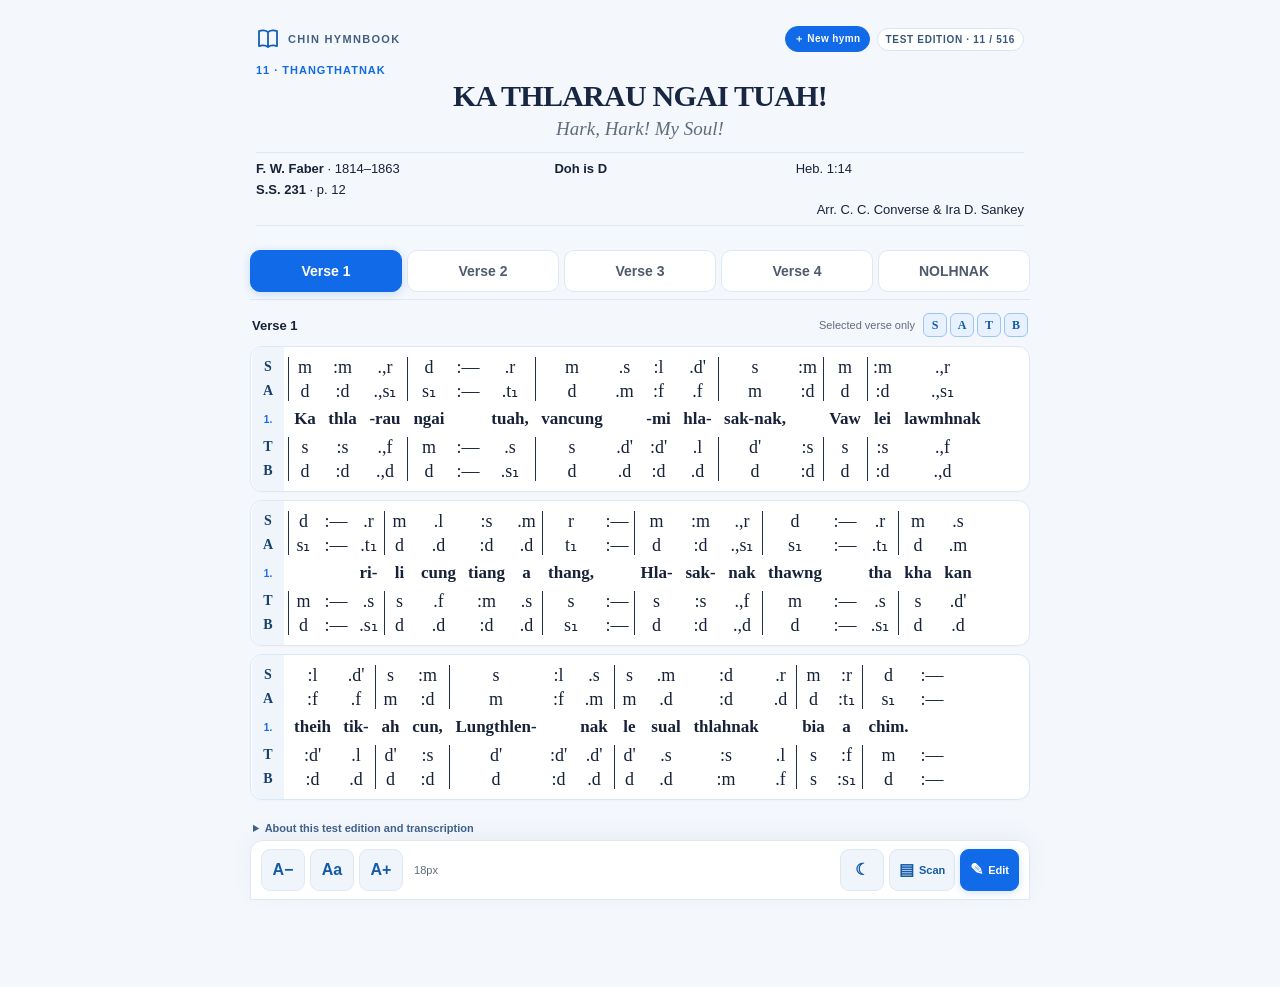
<file: index.html>
<!doctype html>
<html lang="en">
<head>
  <meta charset="utf-8">
  <meta name="viewport" content="width=device-width,initial-scale=1,viewport-fit=cover">
  <meta name="theme-color" content="#f4f7fc">
  <meta name="description" content="Mobile tonic sol-fa reading prototype of Chin Hymnbook #11. Separate verses, four-part notation, and Nolhnak chorus.">
  <title>11. KA THLARAU NGAI TUAH! — Chin Hymnbook</title>
  <link rel="stylesheet" href="styles.css">
</head>
<body>
<main class="app">
  <header class="masthead">
    <div class="brand-row">
      <div class="brand"><svg viewBox="0 0 24 24" fill="none" stroke="currentColor" stroke-width="1.8" aria-hidden="true"><path d="M12 5c-2.5-1.8-6-1.9-9-.9v15c3-.9 6.5-1 9 1 2.5-2 6-1.9 9-1v-15c-3-1-6.5-.9-9 .9Zm0 0v15" stroke-linejoin="round"/></svg>CHIN HYMNBOOK</div>
      <div class="header-actions"><button id="openImporter" class="new-hymn-button" type="button">＋ New hymn</button><span class="draft-tag">TEST EDITION · 11 / 516</span></div>
    </div>
    <div id="hymnNumber" class="hymn-number">11 · Thangthatnak</div>
    <h1 id="hymnTitle">KA THLARAU NGAI TUAH!</h1>
    <p id="englishTitle" class="subtitle">Hark, Hark! My Soul!</p>
    <div class="metadata" aria-label="Hymn information">
      <div id="wordsMeta" class="meta"></div>
      <div id="keyMeta" class="meta"></div>
      <div id="scriptureMeta" class="meta"></div>
      <div id="sourceMeta" class="meta"></div>
      <div id="arrangersMeta" class="meta wide"></div>
    </div>
  </header>

  <nav class="tabs-wrap" aria-label="Choose verse or chorus">
    <div class="tabs" role="tablist" aria-label="Hymn section">
      <button class="tab" type="button" role="tab" aria-controls="reader" aria-selected="true" data-section="1">Verse 1</button>
      <button class="tab" type="button" role="tab" aria-controls="reader" aria-selected="false" data-section="2">Verse 2</button>
      <button class="tab" type="button" role="tab" aria-controls="reader" aria-selected="false" data-section="3">Verse 3</button>
      <button class="tab" type="button" role="tab" aria-controls="reader" aria-selected="false" data-section="4">Verse 4</button>
      <button id="chorusTab" class="tab" type="button" role="tab" aria-controls="reader" aria-selected="false" data-section="chorus">Nolhnak</button>
    </div>
  </nav>

  <section id="reader" class="reader" role="tabpanel" aria-label="Selected hymn section">
    <div class="score-head"><span class="section-name" id="sectionName">Verse 1</span><div class="score-options"><span class="section-caption" id="sectionCaption">Selected verse only</span><div class="voice-filter" role="group" aria-label="Show or hide sol-fa voices"><button type="button" data-voice="S" aria-pressed="true">S</button><button type="button" data-voice="A" aria-pressed="true">A</button><button type="button" data-voice="T" aria-pressed="true">T</button><button type="button" data-voice="B" aria-pressed="true">B</button></div></div></div>
    <p id="notice" class="notice" hidden>Verse 4 was printed separately below the music. Its lyrics are preserved, but their note-by-note placement is <strong>provisional</strong> and needs musical proofreading.</p>
    <div id="score" class="score" aria-label="Tonic sol-fa score"><div class="music-line">Loading notation…</div></div>
  </section>
  <details class="helper"><summary>About this test edition and transcription</summary>
    <p>This functional prototype uses the text and notes from the previously reconstructed SVG of the supplied hymnbook scan—not notes invented by image mockups. Each tab shows only that section. On narrow screens, measures reflow vertically; all four voices remain visible with the lyrics between A and T.</p>
    <p>The original re-typesetting was manual and has not received musical proofreading. Please compare the notation and Chin lyrics against the source scan before publishing or using it for a performance. Verse 4 is especially provisional in its lyric alignment.</p>
  </details>
  <div class="footer-tools" role="group" aria-label="Reading tools">
    <div class="control-group">
      <button id="decreaseFont" class="control" type="button" aria-label="Decrease notation size">A−</button>
      <button id="resetFont" class="control" type="button" aria-label="Reset notation size">Aa</button>
      <button id="increaseFont" class="control" type="button" aria-label="Increase notation size">A+</button>
      <span class="font-caption" id="fontCaption" aria-live="polite">18px</span>
    </div>
    <div class="control-group">
      <button id="themeToggle" class="control" type="button" aria-label="Switch to dark mode"><span id="themeIcon">☾</span></button>
      <button id="openScan" class="control" type="button" aria-label="View original scanned page"><span aria-hidden="true">▤</span><span class="control-text">Scan</span></button>
      <button id="openEditor" class="control primary-control" type="button" aria-label="Edit hymn content"><span aria-hidden="true">✎</span><span class="control-text">Edit</span></button>
    </div>
  </div>
</main>
<dialog id="scanDialog" class="dialog" aria-label="Original hymnbook scan">
  <div class="dialog-head"><h2>Original scan · Hymn 11</h2><button id="closeScan" class="close" type="button" aria-label="Close original scan">✕</button></div>
  <div class="dialog-body"><img id="scanImage" src="original-hymn-11.jpg" alt="Original scanned page 12 showing hymn 11 with tonic sol-fa and verses"></div>
</dialog>
<dialog id="editorDialog" class="dialog editor-dialog" aria-label="Edit hymn content">
  <form id="editorForm" method="dialog">
    <div class="dialog-head"><div><h2>Edit hymn content</h2><p class="dialog-hint">Changes are stored on this device until you export the project JSON.</p></div><button id="closeEditor" class="close" type="button" aria-label="Close editor">✕</button></div>
    <div id="editorBody" class="editor-body"></div>
    <div class="editor-actions"><button id="addEvent" class="editor-secondary" type="button">Add event</button><button id="resetEdits" class="editor-secondary" type="button">Reset saved edits</button><span></span><button id="exportEdits" class="editor-secondary" type="button">Export JSON</button><button class="editor-save" type="submit">Save changes</button></div>
  </form>
</dialog>
<dialog id="importDialog" class="dialog import-dialog" aria-label="Create a new hymn draft">
  <form id="importForm">
    <div class="dialog-head"><div><h2>New hymn from scan</h2><p class="dialog-hint">Creates a proofread-required draft. Review every note and lyric against the scan.</p></div><button id="closeImporter" class="close" type="button" aria-label="Close new hymn importer">✕</button></div>
    <div class="import-body">
      <label class="upload-drop"><span>Original scanned page</span><input id="importScan" name="scan" type="file" accept="image/jpeg,image/png,image/webp" required><small id="scanFileStatus">Choose a high-resolution JPG, PNG, or WebP.</small></label>
      <div class="editor-fields import-fields">
        <label class="editor-field">Hymn number<input name="number" type="number" min="1" required placeholder="12"></label>
        <label class="editor-field">Category<input name="category" required placeholder="Thangthatnak"></label>
        <label class="editor-field">Chin title<input name="title" required placeholder="Title as printed"></label>
        <label class="editor-field">English title<input name="englishTitle" placeholder="Optional translation"></label>
        <label class="editor-field">Book page<input name="page" type="number" min="1" placeholder="13"></label>
        <label class="editor-field">Source / tune<input name="source" placeholder="Optional"></label>
      </div>
      <p class="import-warning"><strong>What this creates:</strong> a structured draft with blank aligned events for verses and chorus, plus review flags. It does not infer or certify any notation from the scan.</p>
    </div>
    <div class="editor-actions"><span></span><button id="downloadScan" class="editor-secondary" type="button" disabled>Download scan copy</button><button class="editor-save" type="submit">Create draft</button></div>
  </form>
</dialog>
<script src="hymn11-data.js"></script>
<script src="app.js"></script>
</body>
</html>
</file>
<file: styles.css>
:root {
  color-scheme: light;
  --page: #f4f7fc;
  --paper: #ffffff;
  --ink: #172239;
  --subtle: #5f6c7e;
  --line: #dfe8f2;
  --soft: #eff5fb;
  --blue: #116ae7;
  --blue-soft: #e7f1ff;
  --note-size: 18px;
  --lyric-size: 17px;
  --voice-height: 24px;
  --lyric-height: 32px;
  font-family: -apple-system, BlinkMacSystemFont, "Segoe UI", Inter, Arial, sans-serif;
}
*{box-sizing:border-box}
html{scroll-behavior:smooth}
body{margin:0;min-width:0;background:var(--page);color:var(--ink)}
button{font:inherit;cursor:pointer}
button:focus-visible,summary:focus-visible{outline:3px solid #66aaf9;outline-offset:3px}
.app{max-width:820px;min-height:100vh;margin:auto;padding:0 11px 90px}
.masthead{background:transparent;padding:19px 6px 16px}
.brand-row{display:flex;align-items:center;justify-content:space-between;gap:9px;margin-bottom:12px}
.header-actions{display:flex;align-items:center;justify-content:flex-end;gap:7px}.new-hymn-button{border:1px solid var(--blue);border-radius:100px;background:var(--blue);color:#fff;padding:5px 8px;font-size:10px;letter-spacing:.04em;font-weight:800;white-space:nowrap}
.brand{display:flex;align-items:center;gap:8px;color:#436083;font-size:11px;font-weight:800;letter-spacing:.12em}
.brand svg{width:24px;height:24px;color:#145cbb}
.draft-tag{font-size:10px;letter-spacing:.07em;color:#35577e;border:1px solid #dae6f3;border-radius:100px;background:#fff;padding:5px 8px;font-weight:800}
.hymn-number{font-size:11px;font-weight:800;text-transform:uppercase;letter-spacing:.09em;color:var(--blue);margin-bottom:4px}
h1{font-family:Georgia,"Times New Roman",serif;font-size:clamp(21px,5.3vw,30px);line-height:1.08;letter-spacing:-.025em;margin:0;text-align:center;color:#172743}h1[data-title-length="long"]{font-size:clamp(19px,4.7vw,26px)}h1[data-title-length="very-long"]{font-size:clamp(18px,4.1vw,23px)}
.subtitle{font-family:Georgia,"Times New Roman",serif;font-size:clamp(15px,4vw,19px);font-style:italic;text-align:center;margin:6px 0 12px;color:var(--subtle)}
.metadata{border-top:1px solid var(--line);border-bottom:1px solid var(--line);padding:7px 0 6px;display:grid;grid-template-columns:1.25fr 1fr 1fr;gap:3px 13px}
.meta{font-size:12px;line-height:1.35;min-width:0}.meta strong{font-weight:800;color:var(--ink)}.meta.wide{grid-column:1/-1;text-align:right}
.meta-group{display:flex;gap:10px;flex-wrap:wrap}
.tabs-wrap{position:sticky;top:0;z-index:5;padding:8px 0 7px;background:var(--page);border-bottom:1px solid var(--line)}
.tabs{display:grid;grid-template-columns:repeat(5,minmax(0,1fr));gap:5px;max-width:810px}
.tab{border:1px solid var(--line);background:var(--paper);color:#4f5a6b;border-radius:10px;padding:11px 2px;font-size:12px;font-weight:750;min-width:0;white-space:nowrap;min-height:42px}
.tab[aria-selected="true"]{background:var(--blue);color:white;border-color:var(--blue);box-shadow:0 2px 8px #1b6de833}
.reader{padding:10px 0 0;scroll-margin-top:65px}
.score-head{display:flex;align-items:center;justify-content:space-between;gap:6px;margin:3px 2px 9px}.score-options{display:flex;align-items:center;justify-content:flex-end;gap:8px}
.section-name{font-size:13px;font-weight:800;color:var(--ink)}
.section-caption{color:var(--subtle);font-size:11px;text-align:right}
.voice-filter{display:flex;gap:3px}.voice-filter button{width:24px;height:24px;border:1px solid var(--line);border-radius:6px;background:var(--paper);color:var(--subtle);font:700 12px Georgia,serif}.voice-filter button[aria-pressed="true"]{background:var(--blue-soft);border-color:#9ec5f5;color:#135aa9}
.notice{font-size:11px;line-height:1.5;color:#6a552c;background:#fff8e7;border:1px solid #f2dfaa;padding:8px 10px;border-radius:10px;margin:0 0 10px}
.score{display:flex;flex-direction:column;gap:8px}
.music-line{background:var(--paper);border:1px solid var(--line);border-radius:12px;display:flex;align-items:stretch;min-width:0;padding:8px 5px 8px 0;box-shadow:0 1px 2px rgba(27,54,96,.02);overflow:hidden}
.voice-labels{display:grid;grid-template-rows:var(--score-rows);flex:0 0 27px;background:var(--soft);border-radius:11px 0 0 11px;margin:-8px 4px -8px 0;padding:8px 0;align-items:center;justify-items:center;color:#17416d;font:700 12px Georgia,serif}
.voice-labels .verse-mark{font-size:10px;color:var(--blue);font-family:Arial,sans-serif;align-self:center}
.event-group{display:flex;gap:0;flex:1;min-width:0;align-items:stretch}
.event{position:relative;min-width:0;flex-shrink:0;display:grid;grid-template-rows:var(--score-rows);align-items:center;text-align:center;font-family:Georgia,"Times New Roman",serif;font-variant-numeric:tabular-nums;color:var(--ink)}
.note{font-size:var(--note-size);white-space:nowrap;line-height:1.12;min-width:0}
.lyric{font-size:var(--lyric-size);font-weight:700;line-height:1.1;white-space:nowrap;min-width:0}
.event.bar-before::before,.event.bar-before::after{content:"";position:absolute;left:0;border-left:1.6px solid #22314a;pointer-events:none}
.event.bar-before::before{top:2px;height:calc(var(--voice-height) * 2 - 4px)}
.event.bar-before::after{top:calc(var(--voice-height) * 2 + var(--lyric-height) + 2px);height:calc(var(--voice-height) * 2 - 4px)}
.event.bar-double::before,.event.bar-double::after{display:none}
.voice-divider{position:absolute;left:0;border-left:1.6px solid #22314a;pointer-events:none}.voice-divider-s{top:2px;height:calc(var(--voice-height) - 4px)}.voice-divider-a{top:calc(var(--voice-height) + 2px);height:calc(var(--voice-height) - 4px)}.voice-divider-t{top:calc(var(--voice-height) * 2 + var(--lyric-height) + 2px);height:calc(var(--voice-height) - 4px)}.voice-divider-b{top:calc(var(--voice-height) * 3 + var(--lyric-height) + 2px);height:calc(var(--voice-height) - 4px)}
.music-line.filtered .event.bar-before::before,.music-line.filtered .event.bar-before::after{display:none}
.music-line.filtered .voice-divider{display:none}
.note.blank,.lyric.blank{opacity:0}
.music-line.last-of-original{border-color:#d6e7fa}
.footer-tools{position:sticky;z-index:6;bottom:0;padding:8px 10px calc(8px + env(safe-area-inset-bottom));background:color-mix(in srgb,var(--paper) 96%,transparent);backdrop-filter:blur(8px);border:1px solid var(--line);border-radius:13px 13px 0 0;display:flex;align-items:center;justify-content:space-between;gap:8px;margin-top:25px;box-shadow:0 -6px 22px #142b4b0b}
.control-group{display:flex;align-items:center;gap:5px}
.control{border:1px solid var(--line);border-radius:9px;background:var(--soft);color:#135aa9;min-width:44px;min-height:42px;padding:5px 9px;font-weight:800;font-size:16px;display:inline-flex;align-items:center;justify-content:center;gap:5px}
.primary-control{background:var(--blue);border-color:var(--blue);color:#fff;box-shadow:0 2px 8px #1b6de833}
.control:active{transform:scale(.97)}
.control-text{font-size:11px;font-weight:750}
.font-caption{color:var(--subtle);font-size:11px;min-width:36px;text-align:center}
.helper{margin:15px 3px 0;color:var(--subtle);font-size:11px;line-height:1.5}
.helper summary{cursor:pointer;color:#40628e;font-weight:800;padding:5px 0}
.helper p{margin:5px 0 8px}
.dialog{border:none;border-radius:14px;background:var(--paper);padding:0;max-width:min(95vw,750px);width:95vw;max-height:90vh;color:var(--ink);box-shadow:0 16px 70px #101a3270}
.dialog::backdrop{background:#0c1733bb}
.dialog-head{position:sticky;top:0;display:flex;justify-content:space-between;align-items:center;gap:10px;padding:10px 14px;background:var(--paper);border-bottom:1px solid var(--line)}
.dialog-head h2{font-size:15px;margin:0}
.dialog-body{padding:10px;max-height:75vh;overflow:auto;text-align:center}
.dialog-body img{max-width:100%;height:auto;display:block;margin:auto}
.dialog .close{background:var(--soft);border:1px solid var(--line);min-width:42px;min-height:42px;border-radius:9px;font-size:18px;color:var(--ink)}
.dialog-hint{font-size:11px;line-height:1.35;color:var(--subtle);margin:3px 0 0}
.editor-dialog{max-width:min(96vw,1500px);width:96vw}
.import-dialog{max-width:min(94vw,640px)}.import-body{padding:16px}.upload-drop{display:grid;gap:7px;border:1px dashed #8cb6e8;border-radius:10px;background:var(--soft);padding:14px;color:var(--ink);font-size:13px;font-weight:800;margin-bottom:14px}.upload-drop input{font:inherit;color:var(--subtle);font-size:12px;font-weight:500}.upload-drop small{font-size:11px;line-height:1.4;color:var(--subtle);font-weight:500}.import-fields{grid-template-columns:repeat(2,minmax(0,1fr))}.import-warning{font-size:11px;line-height:1.45;color:#6a552c;background:#fff8e7;border:1px solid #f2dfaa;border-radius:9px;padding:9px 10px;margin:15px 0 0}
.editor-body{padding:14px;max-height:68vh;overflow:auto}
.editor-section{margin:20px 0}.editor-section h3{font-size:14px;margin:0 0 9px}.editor-section p{font-size:11px;line-height:1.4;color:var(--subtle);margin:0 0 9px}
.editor-details{margin:0 0 18px}.editor-details summary{cursor:pointer;font-size:14px;font-weight:800;color:#40628e;margin-bottom:10px}.editor-details[open] summary{margin-bottom:10px}
.editor-fields{display:grid;grid-template-columns:repeat(2,minmax(0,1fr));gap:9px}.editor-field{display:grid;gap:4px;font-size:11px;font-weight:750;color:var(--subtle)}
.editor-field input,.event-editor input{font:inherit;color:var(--ink);background:var(--paper);border:1px solid var(--line);border-radius:7px;padding:7px;min-width:0}
.event-editor{display:grid;grid-template-columns:36px repeat(5,minmax(64px,1fr)) 100px;gap:5px;align-items:center;margin:0 0 5px}.event-editor label{font:700 11px Georgia,serif;color:var(--subtle);text-align:center}.event-editor .event-number{font:700 11px Arial,sans-serif;text-align:right;color:var(--subtle)}.event-structure{display:flex;align-items:center;justify-content:center;gap:3px}.event-structure select{width:48px;border:1px solid var(--line);border-radius:5px;background:var(--paper);color:var(--ink);font-size:9px;padding:4px 1px}.event-structure button{width:20px;height:24px;padding:0;border:1px solid var(--line);border-radius:5px;background:var(--paper);color:#135aa9;font-weight:800}
.editor-columns{display:grid;grid-template-columns:36px repeat(5,minmax(64px,1fr)) 100px;gap:5px;margin:0 0 5px}.editor-columns span{font-size:10px;font-weight:800;color:var(--subtle);text-align:center}.editor-actions{position:sticky;bottom:0;display:grid;grid-template-columns:auto auto 1fr auto auto;gap:7px;align-items:center;padding:10px 14px;background:var(--paper);border-top:1px solid var(--line)}
.editor-reference{display:grid;grid-template-columns:minmax(0,1fr) minmax(0,1fr);gap:16px;align-items:start;margin:0}.editor-reference figure,.editor-reference section{margin:0;border:1px solid var(--line);border-radius:10px;background:var(--soft);overflow:hidden}.editor-reference figcaption,.editor-reference h3{margin:0;padding:9px 11px;border-bottom:1px solid var(--line);font-size:12px;font-weight:800;color:var(--ink)}.scan-zoom{float:right;display:flex;align-items:center;gap:5px}.scan-zoom button{width:23px;height:23px;padding:0;border:1px solid var(--line);border-radius:5px;background:var(--paper);color:#135aa9;font-weight:800}.scan-zoom span{min-width:35px;text-align:center;font-size:10px;color:var(--subtle)}.editor-scan-viewport{height:500px;overflow:auto;background:#fff}.editor-scan-viewport img{display:block;max-width:none;height:auto;min-width:100%;object-fit:initial;object-position:top left}.editor-edit-panel{height:536px;display:flex;flex-direction:column}.editor-edit-panel p{font-size:11px;line-height:1.4;color:var(--subtle);margin:8px 11px}.editor-table{overflow:auto;padding:0 10px 10px}.editor-table .event-editor,.editor-table .editor-columns{min-width:620px}
.editor-secondary,.editor-save{border-radius:8px;padding:9px 11px;font-size:12px;font-weight:800}.editor-secondary{background:var(--soft);color:#135aa9;border:1px solid var(--line)}.editor-save{background:var(--blue);color:#fff;border:1px solid var(--blue)}
@media(max-width:700px){.editor-fields,.import-fields{grid-template-columns:1fr}.editor-body{padding:11px}.editor-reference{grid-template-columns:1fr}.editor-scan-viewport{height:300px}.editor-edit-panel{height:420px}.event-editor,.editor-columns{grid-template-columns:27px repeat(5,minmax(56px,1fr)) 100px;gap:3px;min-width:430px}.editor-section{overflow-x:auto}.event-editor input{padding:6px 4px;font-size:12px}.editor-actions{padding:9px;gap:5px}.editor-secondary,.editor-save{padding:9px 7px;font-size:11px}}
@media(max-width:600px){.metadata{grid-template-columns:1fr 1fr;gap:3px 10px}.meta.wide{grid-column:1/-1;text-align:left}.score-head{align-items:flex-start}.score-options{flex-direction:column;align-items:flex-end;gap:4px}.section-caption{font-size:10px}}
.sr-only{position:absolute;left:-10000px;width:1px;height:1px;overflow:hidden}
:root[data-theme="dark"]{color-scheme:dark;--page:#111824;--paper:#202a39;--ink:#edf4fe;--subtle:#aebbd0;--line:#39475a;--soft:#2a3a4e;--blue:#64a5ff;--blue-soft:#223d63}
:root[data-theme="dark"] .tab[aria-selected="true"]{background:#3579d6;color:white}
:root[data-theme="dark"] .primary-control{background:#3579d6;border-color:#3579d6}
:root[data-theme="dark"] .import-warning{color:#f2d9a0;background:#423823;border-color:#786130}
:root[data-theme="dark"] .notice{color:#f2d9a0;background:#423823;border-color:#786130}
:root[data-theme="dark"] .event.bar-before::before,:root[data-theme="dark"] .event.bar-before::after{border-color:#cfdbeb}:root[data-theme="dark"] .event.bar-double::before,:root[data-theme="dark"] .event.bar-double::after{border-left-color:#cfdbeb}
:root[data-theme="dark"] .voice-divider{border-color:#cfdbeb}
:root[data-theme="dark"] .voice-labels{color:#d5e8fc}
:root[data-theme="dark"] .draft-tag{background:var(--paper);border-color:var(--line);color:var(--subtle)}
:root[data-theme="dark"] .footer-tools{background:#202a39f5}
@media (min-width:650px){.app{padding:0 20px 60px}.masthead{padding-top:26px}.tab{font-size:14px}.voice-labels{flex-basis:32px;font-size:14px}.music-line{padding-left:1px}.meta{font-size:13px}}
@media (max-width:359px){.app{padding:0 6px 80px}.voice-labels{flex-basis:23px;margin-right:2px}.music-line{padding-right:3px}.tab{font-size:11px}.metadata{padding:8px}.footer-tools{padding-left:5px;padding-right:5px}.control{min-width:40px;padding:5px}}
@media(prefers-reduced-motion:reduce){html{scroll-behavior:auto}*{transition:none!important}}
</file>
